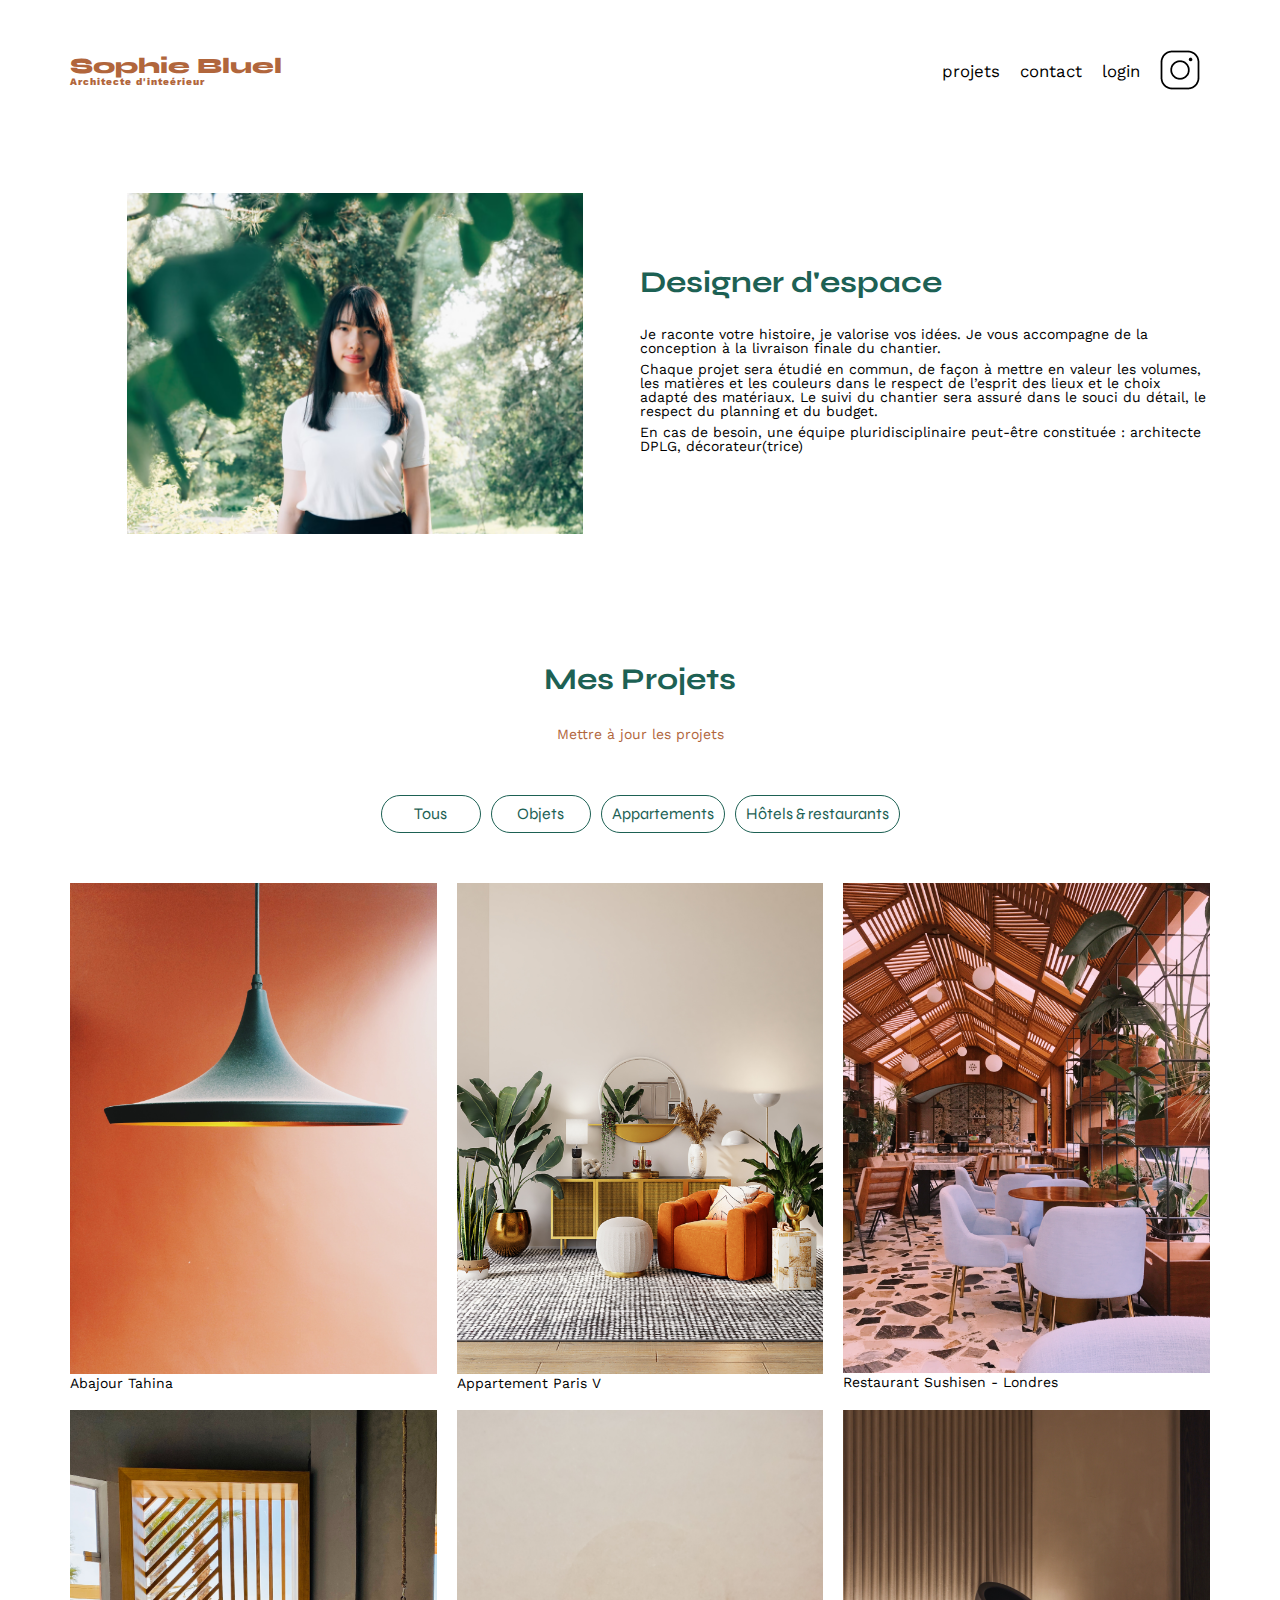
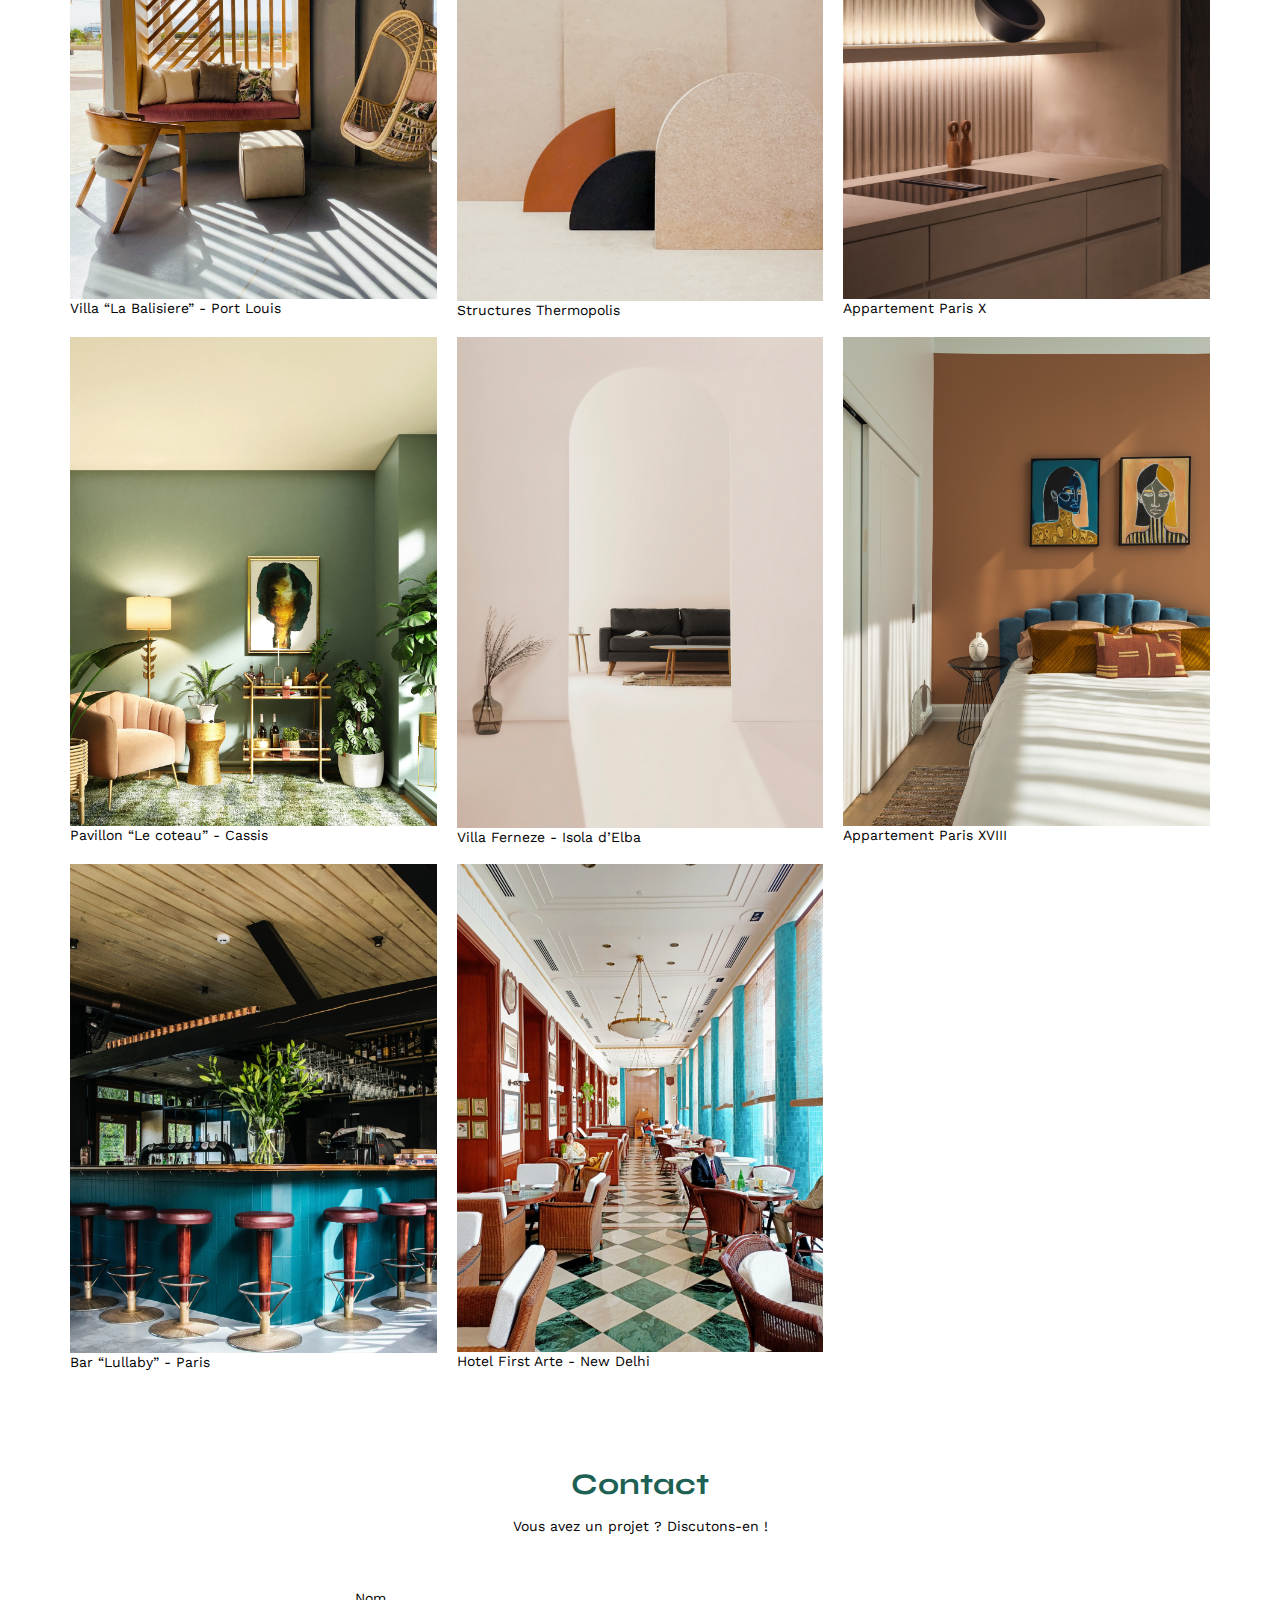
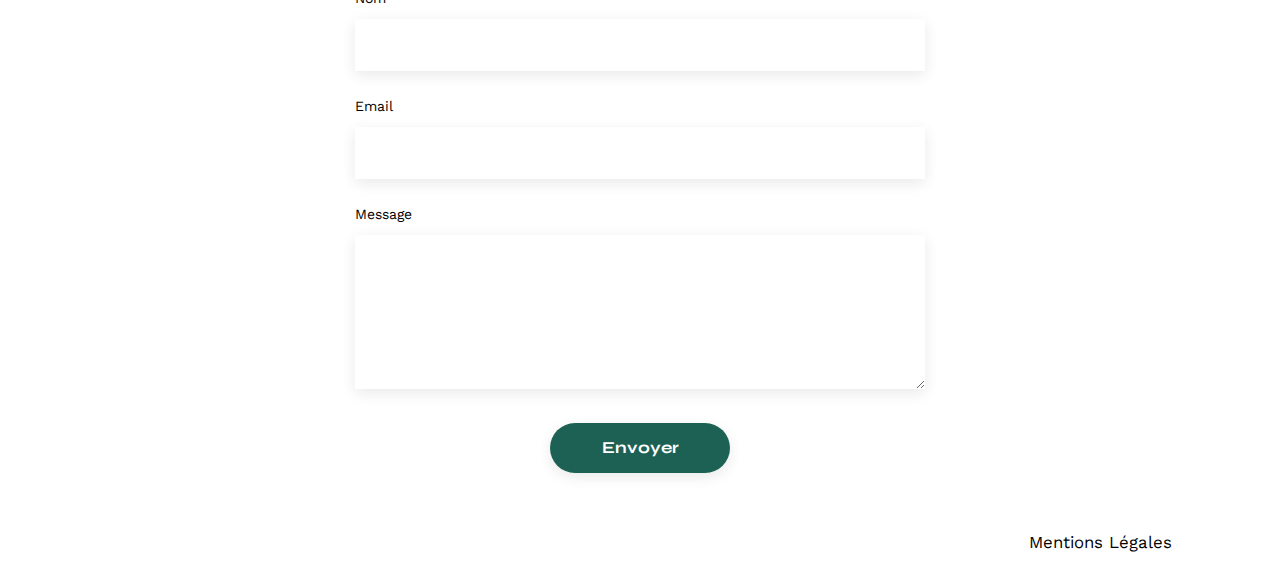
<file: index.html>
<!DOCTYPE html>
<html lang="fr">
<head>
	<meta charset="UTF-8">
	<title>Sophie Bluel - Architecte d'intérieur</title>
	<meta name="viewport" content="width=device-width, initial-scale=1.0">
	<link rel="preconnect" href="https://fonts.googleapis.com">
	<link rel="preconnect" href="https://fonts.gstatic.com" crossorigin>
	<link href="https://fonts.googleapis.com/css2?family=Syne:wght@700;800&family=Work+Sans&display=swap" rel="stylesheet">
	<link rel="stylesheet" href="https://cdnjs.cloudflare.com/ajax/libs/font-awesome/6.4.0/css/all.min.css" integrity="sha512-iecdLmaskl7CVkqkXNQ/ZH/XLlvWZOJyj7Yy7tcenmpD1ypASozpmT/E0iPtmFIB46ZmdtAc9eNBvH0H/ZpiBw==" crossorigin="anonymous" referrerpolicy="no-referrer" />
	<meta name="description" content="">
	<link rel="stylesheet" href="./assets/styles/style.css">
	<script src="assets/scripts/works.js" type="module"></script>
	<script src="assets/scripts/edit.js" type="module"></script>
</head>
<body class="body">
<header>
	<div class="edit-bar">
		<i class="fa-regular fa-pen-to-square fa-lg" style="color: #ffffff;"></i>
		<div class="edit-mode">Mode édition</div>
		<div class="publish">publier les changements</div>
	</div>
	<a href="#"><h1>Sophie Bluel <span>Architecte d'inteérieur</span></h1></a>
	<nav>
		<ul>
			<a href="#portfolio"><li>projets</li></a>
			<a href="#contact"><li>contact</li></a>
			<a href="./login.html"><li class="login-btn">login</li></a>
			<a href="#"><li class="logout-btn">logout</li></a>
			<a href="https://www.instagram.com"><li><img src="./assets/icons/instagram.png" alt="Instagram"></li></a>
		</ul>
	</nav>
</header>
<main>
	<section id="introduction">
		<figure>
			<img src="./assets/images/sophie-bluel.png" alt="">
			<div class="edit-btn"><i class="fa-regular fa-pen-to-square fa-lg"></i>modifier</div>
		</figure>
		<article>
			<h2>Designer d'espace</h2>
			<p>Je raconte votre histoire, je valorise vos idées. Je vous accompagne de la conception à la livraison finale du chantier.</p>
			<p>Chaque projet sera étudié en commun, de façon à mettre en valeur les volumes, les matières et les couleurs dans le respect de l’esprit des lieux et le choix adapté des matériaux. Le suivi du chantier sera assuré dans le souci du détail, le respect du planning et du budget.</p>
			<p>En cas de besoin, une équipe pluridisciplinaire peut-être constituée : architecte DPLG, décorateur(trice)</p>
		</article>
	</section>
	<section id="portfolio">
		<div class="portfolio-title">
			<h2>Mes Projets</h2>
			<div class="edit-btn"><i class="fa-regular fa-pen-to-square fa-lg"></i>modifier</div>
		</div>
		<div class="works-update">Mettre à jour les projets</div>
		<div class="filters">
			<div class="filter tous">Tous</div>
			<div class="filter objets">Objets</div>
			<div class="filter appartements">Appartements</div>
			<div class="filter hotelsRestaurents">Hôtels & restaurants</div>
		</div>
		<div class="gallery">
			<figure>
				<img src="assets/images/abajour-tahina.png" alt="Abajour Tahina">
				<figcaption>Abajour Tahina</figcaption>
			</figure>
			<figure>
				<img src="assets/images/appartement-paris-v.png" alt="Appartement Paris V">
				<figcaption>Appartement Paris V</figcaption>
			</figure>
			<figure>
				<img src="assets/images/restaurant-sushisen-londres.png" alt="Restaurant Sushisen - Londres">
				<figcaption>Restaurant Sushisen - Londres</figcaption>
			</figure>
			<figure>
				<img src="assets/images/la-balisiere.png" alt="Villa “La Balisiere” - Port Louis">
				<figcaption>Villa “La Balisiere” - Port Louis</figcaption>
			</figure>
			<figure>
				<img src="assets/images/structures-thermopolis.png" alt="Structures Thermopolis">
				<figcaption>Structures Thermopolis</figcaption>
			</figure>
			<figure>
				<img src="assets/images/appartement-paris-x.png" alt="Appartement Paris X">
				<figcaption>Appartement Paris X</figcaption>
			</figure>
			<figure>
				<img src="assets/images/le-coteau-cassis.png" alt="Pavillon “Le coteau” - Cassis">
				<figcaption>Pavillon “Le coteau” - Cassis</figcaption>
			</figure>
			<figure>
				<img src="assets/images/villa-ferneze.png" alt="Villa Ferneze - Isola d’Elba">
				<figcaption>Villa Ferneze - Isola d’Elba</figcaption>
			</figure>
			<figure>
				<img src="assets/images/appartement-paris-xviii.png" alt="Appartement Paris XVIII">
				<figcaption>Appartement Paris XVIII</figcaption>
			</figure>
			<figure>
				<img src="assets/images/bar-lullaby-paris.png" alt="Bar “Lullaby” - Paris">
				<figcaption>Bar “Lullaby” - Paris</figcaption>
			</figure>
			<figure>
				<img src="assets/images/hotel-first-arte-new-delhi.png" alt="Hotel First Arte - New Delhi">
				<figcaption>Hotel First Arte - New Delhi</figcaption>
			</figure>
		</div>
	</section>
	<section id="contact">
		<h2>Contact</h2>
		<p>Vous avez un projet ? Discutons-en !</p>
		<form action="#" method="post">
			<label for="name">Nom</label>
			<input type="text" name="name" id="name">
			<label for="email">Email</label>
			<input type="email" name="email" id="email">
			<label for="message">Message</label>
			<textarea name="message" id="message" cols="30" rows="10"></textarea>
			<input type="submit" value="Envoyer">
		</form>
	</section>
</main>

<footer>
	<nav>
		<ul>
			<li>Mentions Légales</li>
		</ul>
	</nav>
</footer>
</body>
</html>
</file>
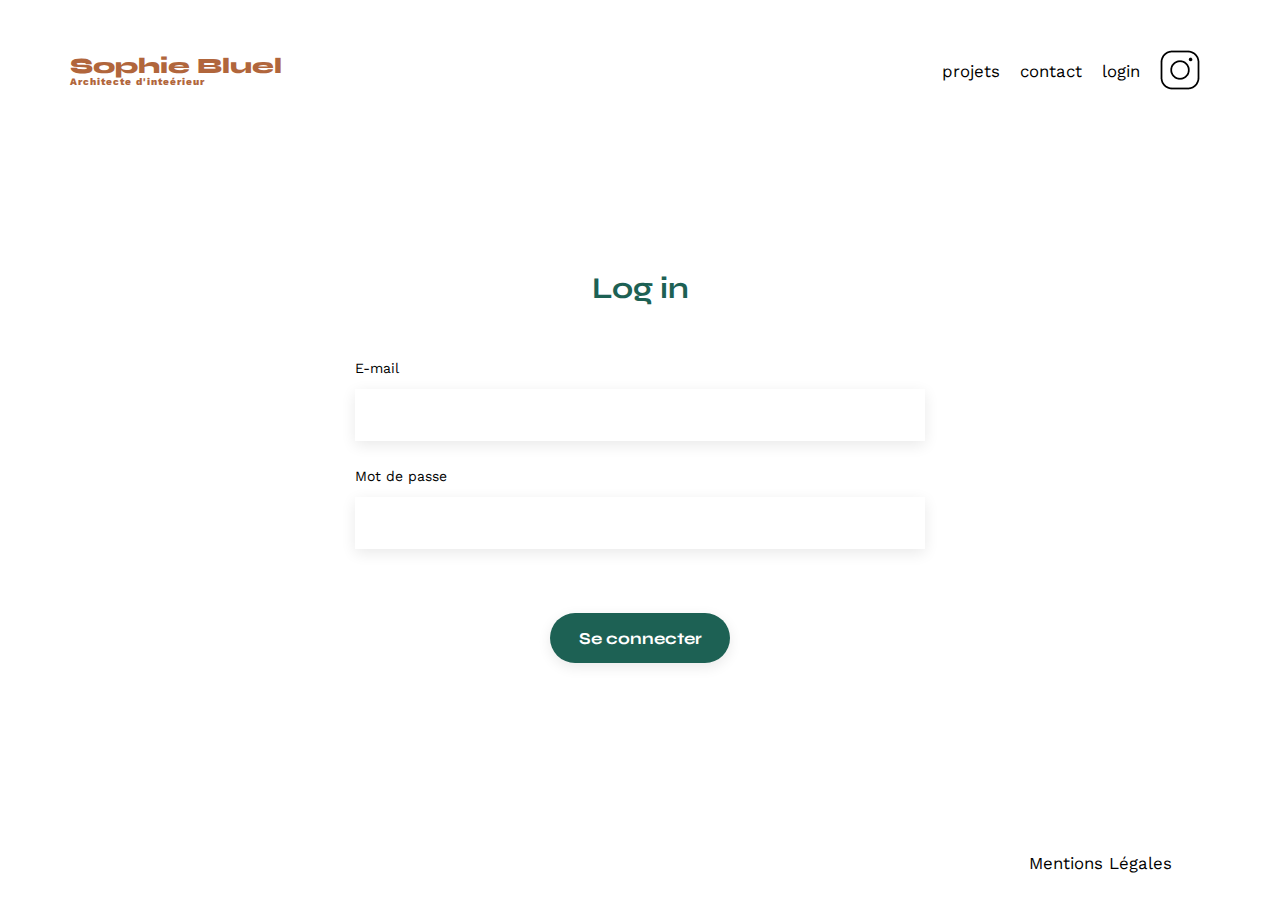
<file: login.html>
<!DOCTYPE html>
<html lang="fr">
<head>
	<meta charset="UTF-8">
	<title>Sophie Bluel - Architecte d'intérieur</title>
	<meta name="viewport" content="width=device-width, initial-scale=1.0">
	<link rel="preconnect" href="https://fonts.googleapis.com">
	<link rel="preconnect" href="https://fonts.gstatic.com" crossorigin>
	<link href="https://fonts.googleapis.com/css2?family=Syne:wght@700;800&family=Work+Sans&display=swap" rel="stylesheet">
	<meta name="description" content="">
	<link rel="stylesheet" href="./assets/styles/login.css">
	<script src="assets/scripts/login.js" type="module"></script>
</head>
<body>
<header>
	<a href="./index.html"><h1>Sophie Bluel <span>Architecte d'inteérieur</span></h1></a>
	<nav>
		<ul>
			<a href="index.html#portfolio"><li>projets</li></a>
			<a href="index.html#contact"><li>contact</li></a>
			<a href="#"><li>login</li></a>
			<a href="https://www.instagram.com"><li><img src="./assets/icons/instagram.png" alt="Instagram"></li></a>
		</ul>
	</nav>
</header>

<main>
    <section class="login">
        <h2>Log in</h2>
        <form action="#" method="get" id="formulaire-login">
            <label for="login-email">E-mail</label>
            <input type="email" name="login-email">
            <label for="mot-de-passe">Mot de passe</label>
            <input type="password" name="password">
            <p id="login-message"></p>
            <input id="btn-se-connecter" type="submit" value="Se connecter">
        </form>
    </section>
</main>

<footer>
	<nav>
		<ul>
			<li>Mentions Légales</li>
		</ul>
	</nav>
</footer>
</body>
</html>
</file>
<file: assets/styles/style.css>
/* http://meyerweb.com/eric/tools/css/reset/
   v2.0 | 20110126
   License: none (public domain)
*/

html, body, div, span, applet, object, iframe,
h1, h2, h3, h4, h5, h6, p, blockquote, pre,
a, abbr, acronym, address, big, cite, code,
del, dfn, em, img, ins, kbd, q, s, samp,
small, strike, strong, sub, sup, tt, var,
b, u, i, center,
dl, dt, dd, ol, ul, li,
fieldset, form, label, legend,
table, caption, tbody, tfoot, thead, tr, th, td,
article, aside, canvas, details, embed,
figure, figcaption, footer, header, hgroup,
menu, nav, output, ruby, section, summary,
time, mark, audio, video {
	margin: 0;
	padding: 0;
	border: 0;
	font-size: 100%;
	font: inherit;
	vertical-align: baseline;
	text-decoration: none;
}
/* HTML5 display-role reset for older browsers */
article, aside, details, figcaption, figure,
footer, header, hgroup, menu, nav, section {
	display: block;
}
body {
	line-height: 1;
}
ol, ul {
	list-style: none;
}
blockquote, q {
	quotes: none;
}
blockquote:before, blockquote:after,
q:before, q:after {
	content: '';
	content: none;
}
table {
	border-collapse: collapse;
	border-spacing: 0;
}
/** end reset css**/
body {
	max-width: 1140px;
	margin:auto;
	font-family: 'Work Sans' ;
	font-size: 14px;
}
.edit-bar, .edit-btn {
	display: none;
}
header {
	display: flex;
	justify-content: space-between;
	align-items: center;
	margin: 50px 0
}
section {
	margin: 100px 0
}

h1{
	display: flex;
	flex-direction: column;
	font-family: 'Syne';
	font-size: 22px;
	font-weight: 800;
	color: #B1663C
}

h1 > span {
	font-family: 'Work Sans';
	font-size:10px;
	letter-spacing: 0.1em;
;
}

h2{
	font-family: 'Syne';
	font-weight: 700;
	font-size: 30px;
	color: #1D6154
}
nav ul {
	display: flex;
	align-items: center;
	list-style-type: none;

}
nav li {
	padding: 0 10px;
	font-size: 1.2em;
	color: black;
}

.logout-btn {
	display: none;
}

li:hover {
	color: #B1663C;
}
#introduction {
	display: flex;
	align-items: center;
}
#introduction figure {
	flex: 1;
}
#introduction img {
	display: block;
	margin: auto;
	width: 80%;
}

#introduction article {
	flex: 1
}
#introduction h2 {
	margin-bottom: 1em;
}

#introduction p {
	margin-bottom: 0.5em;
}
#portfolio h2 {
	text-align: center;
	margin: 1em;
}
.gallery {
	width: 100%;
	display: grid;
	grid-template-columns: 1fr 1fr 1fr;
	grid-column-gap: 20px;
	grid-row-gap: 20px;
}

.gallery img {
	width: 100%;

}
#contact {
	width: 50%;
margin: auto;
}
#contact > * {
	text-align: center;

}
#contact h2{
	margin-bottom: 20px;
}
#contact form {
	text-align: left;
	margin-top:30px;
	display: flex;
	flex-direction: column;
}

#contact input {
	height: 50px;
	font-size: 1.2em;
	border: none;
	box-shadow: 0px 4px 14px rgba(0, 0, 0, 0.09);
}
#contact label {
	margin: 2em 0 1em 0;
}
#contact textarea {
	border: none;
	box-shadow: 0px 4px 14px rgba(0, 0, 0, 0.09);
}

input[type="submit"]{
	font-family: 'Syne';
	font-weight: 700;
	color: white;
	background-color: #1D6154;
	margin : 2em auto ;
	width: 180px;
	text-align: center;
	border-radius: 60px ;
}

footer nav ul {
	display: flex;
	justify-content: flex-end;
	margin: 2em
}

/*** works update ***/

.works-update {
	margin: auto;
	padding: 3px;
	color: #B1663C;
	width: fit-content;
	border-bottom: 1px solid #FFFFFF;
}

.works-update:hover {
	border-bottom: 1px solid #B1663C;
	cursor: pointer;
}

/*** FILTERS ***/

.filters {
	display: flex;
	justify-content: center;
	gap: 10px;
	margin: 50px;
}

.filter {
	color: #1D6154;
	font-family: 'Syne';
	font-size: 16px;
	padding: 10px 10px;
	border: 1px solid #1D6154;
	border-radius: 60px;
	min-width: 100px;
	text-align: center;
	box-sizing: border-box;
}

.filter:hover {
	background-color: #1D6154;
	color: #FFFFFF;
	cursor: pointer;
}

.activ {
	background-color: #1D6154;
	color: #FFFFFF;
}

/*** EDIT ***/

.edit .logout-btn {
	display: list-item;
}

.edit .login-btn {
	display: none;
}

.edit header {
	margin-top: 100px;
}

.edit .edit-bar {
	position: absolute;
	left: 0;
	top: 0;
	width: 100%;
	height: 60px;
	display: flex;
	justify-content: center;
	align-items: center;
	background-color: black;
}

.edit-mode {
	color: white;
	margin: 0px 20px;
}

.publish {
	padding: 10px 20px;
	background-color: white;
	border-radius: 600px;
	color: black;
}

.edit .edit-btn {
	display: flex;
	align-items: center;
	width: 80%;
	margin: 15px auto;
}

.edit-btn i {
	margin-right: 10px;
}

.portfolio-title {
	display: flex;
	justify-content: center;
	align-items: center;
}

.portfolio-title .edit-btn {
	position: absolute;
	transform: translateX(165px);
	width: auto;
	margin: 0;
}

.edit-btn:hover {
	color: #B1663C;
	cursor: pointer;
}
</file>
<file: assets/styles/login.css>
/* http://meyerweb.com/eric/tools/css/reset/
   v2.0 | 20110126
   License: none (public domain)
*/

html, body, div, span, applet, object, iframe,
h1, h2, h3, h4, h5, h6, p, blockquote, pre,
a, abbr, acronym, address, big, cite, code,
del, dfn, em, img, ins, kbd, q, s, samp,
small, strike, strong, sub, sup, tt, var,
b, u, i, center,
dl, dt, dd, ol, ul, li,
fieldset, form, label, legend,
table, caption, tbody, tfoot, thead, tr, th, td,
article, aside, canvas, details, embed,
figure, figcaption, footer, header, hgroup,
menu, nav, output, ruby, section, summary,
time, mark, audio, video {
	margin: 0;
	padding: 0;
	border: 0;
	font-size: 100%;
	font: inherit;
	vertical-align: baseline;
	text-decoration: none;
}
/* HTML5 display-role reset for older browsers */
article, aside, details, figcaption, figure,
footer, header, hgroup, menu, nav, section {
	display: block;
}
body {
    display: flex;
    flex-direction: column;
    justify-content: space-between;
	line-height: 1;
    height: 100vh;
}
ol, ul {
	list-style: none;
}
blockquote, q {
	quotes: none;
}
blockquote:before, blockquote:after,
q:before, q:after {
	content: '';
	content: none;
}
table {
	border-collapse: collapse;
	border-spacing: 0;
}
/** end reset css**/
body {
	max-width: 1140px;
	margin:auto;
	font-family: 'Work Sans' ;
	font-size: 14px;
}
header {
	display: flex;
	justify-content: space-between;
	align-items: center;
	margin: 50px 0
}
section {
	margin: 100px 0
}

h1{
	display: flex;
	flex-direction: column;
	font-family: 'Syne';
	font-size: 22px;
	font-weight: 800;
	color: #B1663C
}

h1 > span {
	font-family: 'Work Sans';
	font-size:10px;
	letter-spacing: 0.1em;
;
}

h2{
	font-family: 'Syne';
	font-weight: 700;
	font-size: 30px;
	color: #1D6154
}
nav ul {
	display: flex;
	align-items: center;
	list-style-type: none;

}
nav li {
	padding: 0 10px;
	font-size: 1.2em;
	color: black;
}

li:hover {
	color: #B1663C;
}

/*** login ***/

main {
    display: flex;
    flex-direction: column;
    align-items: center;
    width: 100%;
}

.login {
    width: 50%;
    text-align: center;
}

h2 {
    margin-bottom: 20px;
}

#formulaire-login {
    text-align: left;
	margin-top:30px;
	display: flex;
	flex-direction: column;
}

#formulaire-login input {
    height: 50px;
	font-size: 1.2em;
	border: none;
	box-shadow: 0px 4px 14px rgba(0, 0, 0, 0.09);
}

#formulaire-login label {
    margin: 2em 0 1em 0;
}

#btn-se-connecter {
	font-family: 'Syne';
	font-weight: 700;
	color: white;
	background-color: #1D6154;
	margin : 2em auto ;
	width: 180px;
	text-align: center;
	border-radius: 60px ;
}

#login-message {
	text-align: center;
	margin-top: 30px;
	color: #B1663C;
	font-size: 16px;
}

/*** footer ***/

footer nav ul {
	display: flex;
	justify-content: flex-end;
	margin: 2em
}
</file>
